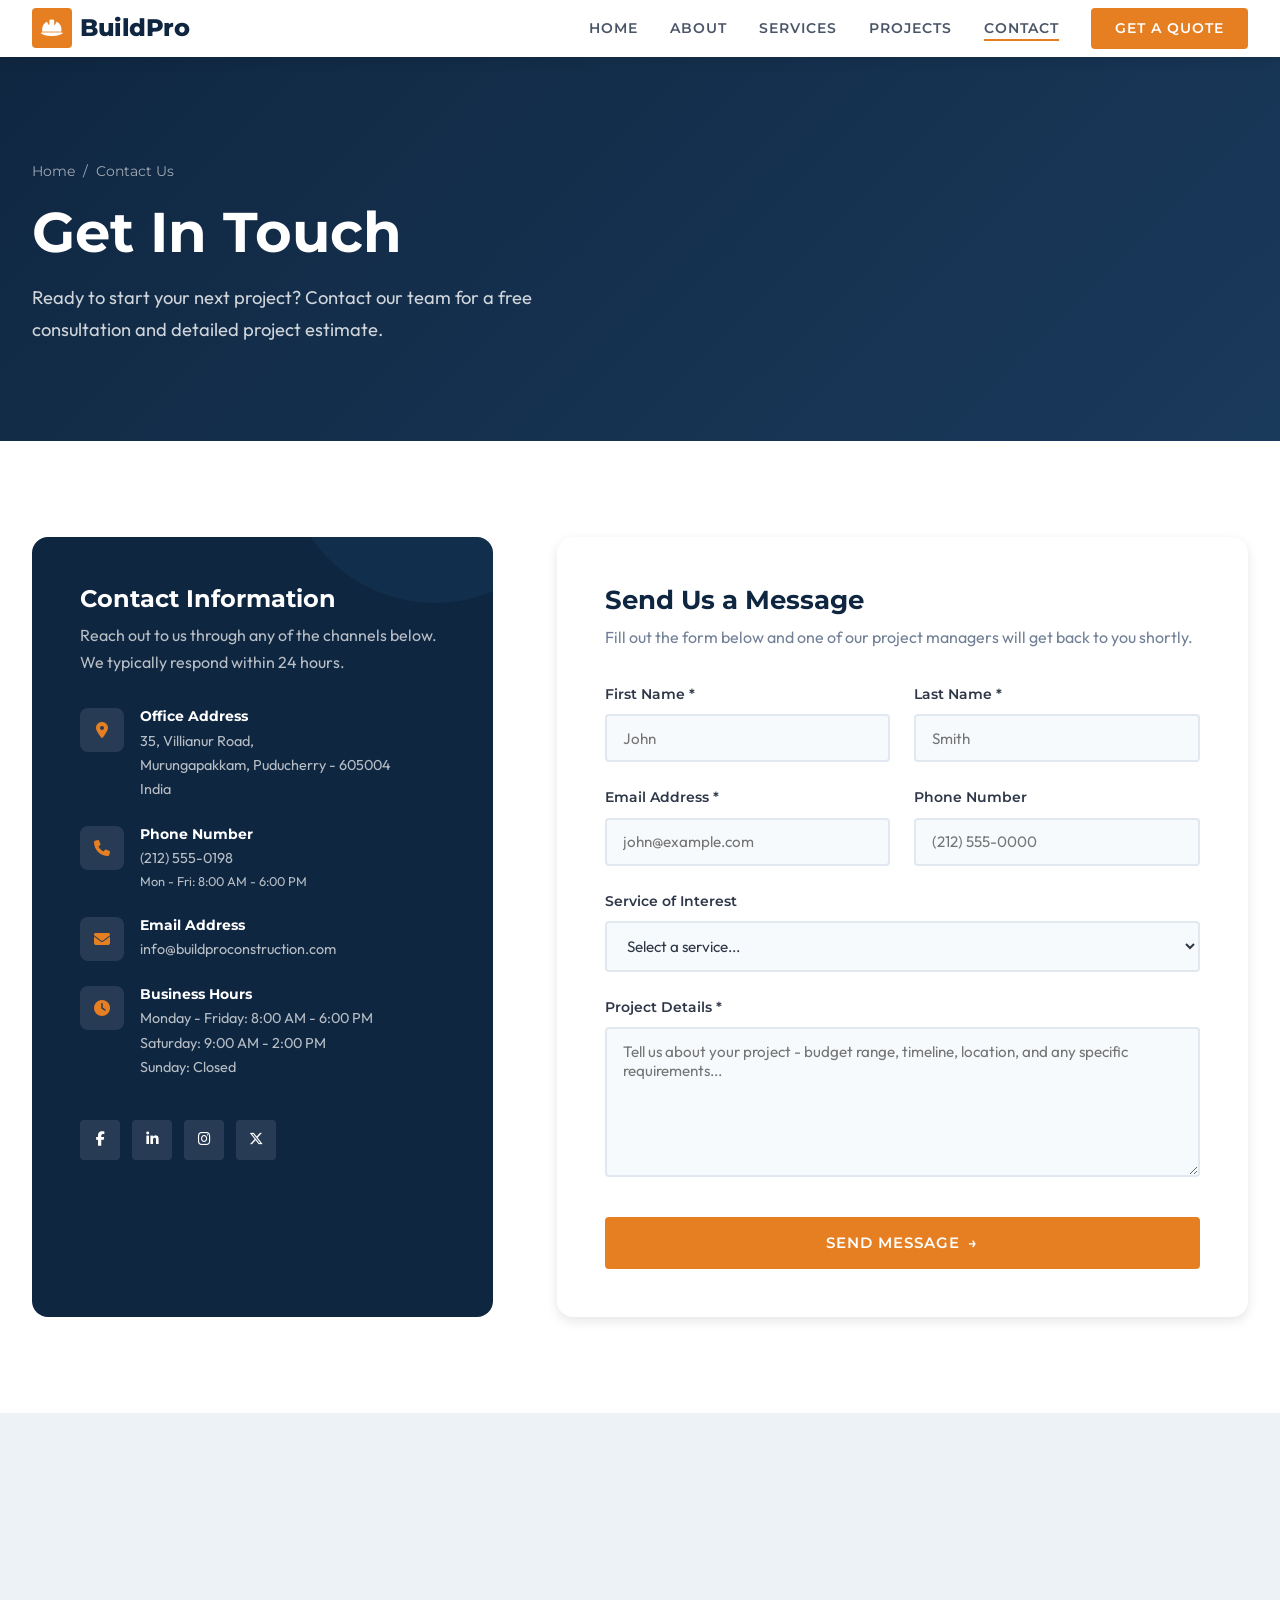
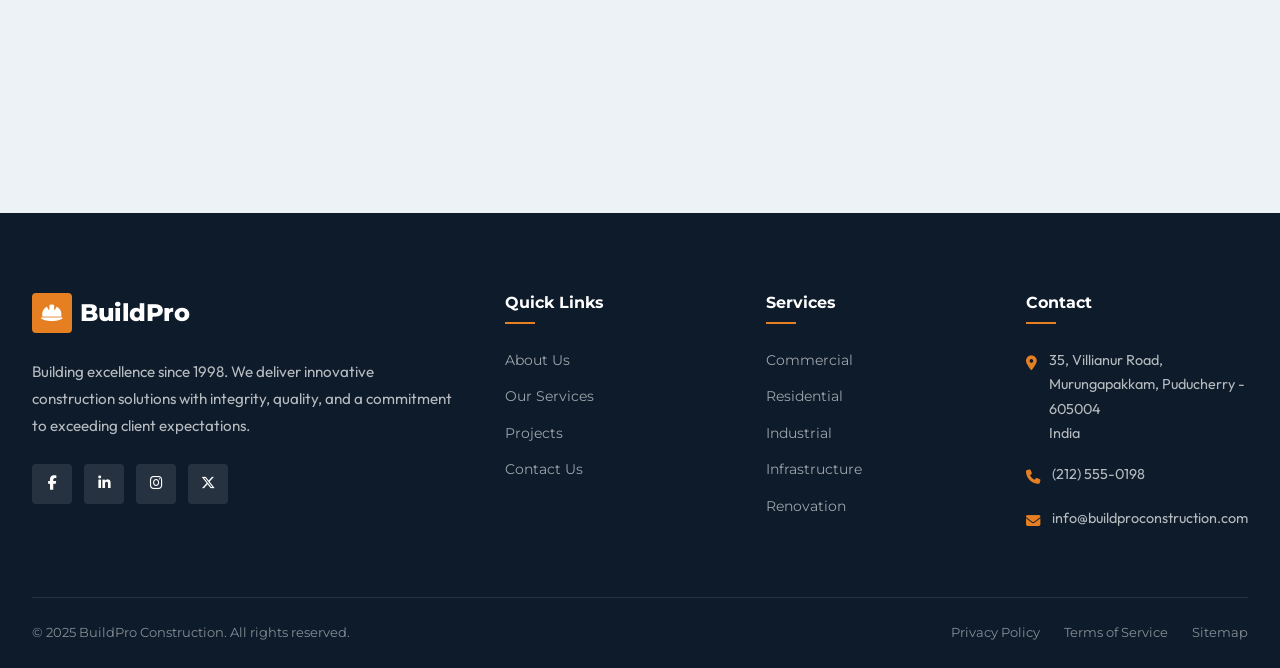
<file: contact.html>
<!doctype html>
<html lang="en">
  <head>
    <meta charset="UTF-8" />
    <meta name="viewport" content="width=device-width, initial-scale=1.0" />
    <title>Contact Us | BuildPro Construction</title>
    <meta
      name="description"
      content="Get in touch with BuildPro Construction. Request a quote, ask questions, or schedule a consultation for your next construction project."
    />
    <link rel="preconnect" href="https://fonts.googleapis.com" />
    <link rel="preconnect" href="https://fonts.gstatic.com" crossorigin />
    <link
      href="https://fonts.googleapis.com/css2?family=Montserrat:wght@400;600;700;800;900&family=Outfit:wght@300;400;600;700&display=swap"
      rel="stylesheet"
    />
    <link
      rel="stylesheet"
      href="https://cdnjs.cloudflare.com/ajax/libs/font-awesome/6.5.1/css/all.min.css"
    />
    <link rel="stylesheet" href="css/style.css" />
  </head>
  <body>
    <!-- Header -->
    <header class="header scrolled" id="header">
      <div class="container">
        <a href="index.html" class="logo">
          <div class="logo-icon"><i class="fas fa-hard-hat"></i></div>
          BuildPro
        </a>
        <nav class="nav-links" id="navLinks">
          <a href="index.html">Home</a>
          <a href="about.html">About</a>
          <a href="services.html">Services</a>
          <a href="projects.html">Projects</a>
          <a href="contact.html" class="active">Contact</a>
          <a href="contact.html" class="nav-cta">Get a Quote</a>
        </nav>
        <div class="hamburger" id="hamburger">
          <span></span>
          <span></span>
          <span></span>
        </div>
      </div>
    </header>

    <!-- Page Hero -->
    <section class="page-hero">
      <div
        class="page-hero-bg"
        style="
          background-image: url(&quot;https://images.unsplash.com/photo-1541888946425-d81bb19240f5?w=1920&q=80&quot;);
        "
      ></div>
      <div class="container">
        <div class="breadcrumb">
          <a href="index.html">Home</a>
          <span>/</span>
          <span>Contact Us</span>
        </div>
        <h1>Get In Touch</h1>
        <p>
          Ready to start your next project? Contact our team for a free
          consultation and detailed project estimate.
        </p>
      </div>
    </section>

    <!-- Contact Section -->
    <section class="section">
      <div class="container">
        <div class="contact-grid">
          <!-- Contact Info -->
          <div class="contact-info-card fade-in-left">
            <h3>Contact Information</h3>
            <p>
              Reach out to us through any of the channels below. We typically
              respond within 24 hours.
            </p>

            <div class="contact-details">
              <div class="contact-detail">
                <div class="icon"><i class="fas fa-location-dot"></i></div>
                <div class="info">
                  <h4>Office Address</h4>
                  <p>
                    35, Villianur Road,<br />Murungapakkam, Puducherry -
                    605004<br />India
                  </p>
                </div>
              </div>
              <div class="contact-detail">
                <div class="icon"><i class="fas fa-phone"></i></div>
                <div class="info">
                  <h4>Phone Number</h4>
                  <p><a href="tel:+12125550198">(212) 555-0198</a></p>
                  <p style="font-size: 0.8rem; margin: 0">
                    Mon - Fri: 8:00 AM - 6:00 PM
                  </p>
                </div>
              </div>
              <div class="contact-detail">
                <div class="icon"><i class="fas fa-envelope"></i></div>
                <div class="info">
                  <h4>Email Address</h4>
                  <p>
                    <a href="mailto:info@buildproconstruction.com"
                      >info@buildproconstruction.com</a
                    >
                  </p>
                </div>
              </div>
              <div class="contact-detail">
                <div class="icon"><i class="fas fa-clock"></i></div>
                <div class="info">
                  <h4>Business Hours</h4>
                  <p>
                    Monday - Friday: 8:00 AM - 6:00 PM<br />Saturday: 9:00 AM -
                    2:00 PM<br />Sunday: Closed
                  </p>
                </div>
              </div>
            </div>

            <div class="contact-socials">
              <a href="#" class="contact-social-link" aria-label="Facebook"
                ><i class="fab fa-facebook-f"></i
              ></a>
              <a href="#" class="contact-social-link" aria-label="LinkedIn"
                ><i class="fab fa-linkedin-in"></i
              ></a>
              <a href="#" class="contact-social-link" aria-label="Instagram"
                ><i class="fab fa-instagram"></i
              ></a>
              <a href="#" class="contact-social-link" aria-label="Twitter"
                ><i class="fab fa-x-twitter"></i
              ></a>
            </div>
          </div>

          <!-- Contact Form -->
          <div class="contact-form-wrapper fade-in-right">
            <h3>Send Us a Message</h3>
            <p>
              Fill out the form below and one of our project managers will get
              back to you shortly.
            </p>

            <form id="contactForm" novalidate>
              <div class="form-grid">
                <div class="form-group">
                  <label for="firstName">First Name *</label>
                  <input
                    type="text"
                    id="firstName"
                    name="firstName"
                    placeholder="John"
                    required
                  />
                </div>
                <div class="form-group">
                  <label for="lastName">Last Name *</label>
                  <input
                    type="text"
                    id="lastName"
                    name="lastName"
                    placeholder="Smith"
                    required
                  />
                </div>
                <div class="form-group">
                  <label for="email">Email Address *</label>
                  <input
                    type="email"
                    id="email"
                    name="email"
                    placeholder="john@example.com"
                    required
                  />
                </div>
                <div class="form-group">
                  <label for="phone">Phone Number</label>
                  <input
                    type="tel"
                    id="phone"
                    name="phone"
                    placeholder="(212) 555-0000"
                  />
                </div>
                <div class="form-group full-width">
                  <label for="service">Service of Interest</label>
                  <select id="service" name="service">
                    <option value="">Select a service...</option>
                    <option value="commercial">Commercial Construction</option>
                    <option value="residential">
                      Residential Construction
                    </option>
                    <option value="industrial">Industrial Construction</option>
                    <option value="infrastructure">
                      Infrastructure Development
                    </option>
                    <option value="renovation">Renovation & Remodeling</option>
                    <option value="management">Project Management</option>
                    <option value="other">Other</option>
                  </select>
                </div>
                <div class="form-group full-width">
                  <label for="message">Project Details *</label>
                  <textarea
                    id="message"
                    name="message"
                    placeholder="Tell us about your project - budget range, timeline, location, and any specific requirements..."
                    required
                  ></textarea>
                </div>
                <div class="form-group full-width form-submit">
                  <button
                    type="submit"
                    class="btn btn-primary btn-arrow"
                    style="width: 100%; justify-content: center"
                  >
                    Send Message
                  </button>
                </div>
              </div>
            </form>
            <div class="form-success" id="formSuccess">
              <i class="fas fa-check-circle"></i> Thank you for your message!
              Our team will review your project details and get back to you
              within 24 hours.
            </div>
          </div>
        </div>
      </div>
    </section>

    <!-- Map Section -->
    <section class="map-section">
      <iframe
        src="https://www.google.com/maps/embed?pb=!1m18!1m12!1m3!1d3948.8706063986493!2d79.80600697438633!3d11.937175388676917!2m3!1f0!2f0!3f0!3m2!1i1024!2i768!4f13.1!3m3!1m2!1s0x3a5364e77c4b4b4b%3A0x6d6d6d6d6d6d6d6d!2s35%2C%20Villianur%20Road%2C%20Murungapakkam%2C%20Puducherry%20-%20605004%2C%20India!5e0!3m2!1sen!2sin!4v1735687200000!5m2!1sen!2sin"
        width="100%"
        height="450"
        style="border: 0; filter: grayscale(100%)"
        allowfullscreen=""
        loading="lazy"
        referrerpolicy="no-referrer-when-downgrade"
        title="BuildPro Construction Office Location"
      ></iframe>
    </section>

    <!-- Footer -->
    <footer class="footer">
      <div class="container">
        <div class="footer-grid">
          <div class="footer-brand">
            <a href="index.html" class="logo">
              <div class="logo-icon"><i class="fas fa-hard-hat"></i></div>
              BuildPro
            </a>
            <p>
              Building excellence since 1998. We deliver innovative construction
              solutions with integrity, quality, and a commitment to exceeding
              client expectations.
            </p>
            <div class="contact-socials">
              <a href="#" class="contact-social-link" aria-label="Facebook"
                ><i class="fab fa-facebook-f"></i
              ></a>
              <a href="#" class="contact-social-link" aria-label="LinkedIn"
                ><i class="fab fa-linkedin-in"></i
              ></a>
              <a href="#" class="contact-social-link" aria-label="Instagram"
                ><i class="fab fa-instagram"></i
              ></a>
              <a href="#" class="contact-social-link" aria-label="Twitter"
                ><i class="fab fa-x-twitter"></i
              ></a>
            </div>
          </div>
          <div class="footer-column">
            <h4>Quick Links</h4>
            <div class="footer-links">
              <a href="about.html">About Us</a>
              <a href="services.html">Our Services</a>
              <a href="projects.html">Projects</a>
              <a href="contact.html">Contact Us</a>
            </div>
          </div>
          <div class="footer-column">
            <h4>Services</h4>
            <div class="footer-links">
              <a href="services.html">Commercial</a>
              <a href="services.html">Residential</a>
              <a href="services.html">Industrial</a>
              <a href="services.html">Infrastructure</a>
              <a href="services.html">Renovation</a>
            </div>
          </div>
          <div class="footer-column">
            <h4>Contact</h4>
            <div class="footer-contact-item">
              <span class="icon"><i class="fas fa-location-dot"></i></span>
              <span
                >35, Villianur Road,<br />Murungapakkam, Puducherry - 605004<br />India</span
              >
            </div>
            <div class="footer-contact-item">
              <span class="icon"><i class="fas fa-phone"></i></span>
              <span>(212) 555-0198</span>
            </div>
            <div class="footer-contact-item">
              <span class="icon"><i class="fas fa-envelope"></i></span>
              <span>info@buildproconstruction.com</span>
            </div>
          </div>
        </div>
      </div>
      <div class="footer-bottom">
        <div class="container">
          <p>&copy; 2025 BuildPro Construction. All rights reserved.</p>
          <div class="footer-bottom-links">
            <a href="#">Privacy Policy</a>
            <a href="#">Terms of Service</a>
            <a href="#">Sitemap</a>
          </div>
        </div>
      </div>
    </footer>

    <button class="back-to-top" id="backToTop" aria-label="Back to top">
      <i class="fas fa-arrow-up"></i>
    </button>

    <script src="js/main.js"></script>
  </body>
</html>
</file>
<file: css/style.css>
:root {
    --primary: #1a3a5c;
    --primary-dark: #0f2640;
    --primary-light: #2c5f8a;
    --secondary: #2980b9;
    --accent: #e67e22;
    --accent-hover: #d35400;
    --dark: #0d1b2a;
    --gray-900: #1b2838;
    --gray-800: #2d3748;
    --gray-700: #4a5568;
    --gray-600: #718096;
    --gray-500: #a0aec0;
    --gray-400: #cbd5e0;
    --gray-300: #e2e8f0;
    --gray-200: #edf2f7;
    --gray-100: #f7fafc;
    --white: #ffffff;
    --font-heading: 'Montserrat', 'Segoe UI', sans-serif;
    --font-body: 'Outfit', 'Helvetica Neue', 'Arial', sans-serif;
    --font-sans: 'Montserrat', 'Segoe UI', sans-serif;
    --shadow-sm: 0 1px 3px rgba(0,0,0,0.12);
    --shadow-md: 0 4px 12px rgba(0,0,0,0.1);
    --shadow-lg: 0 10px 40px rgba(0,0,0,0.15);
    --shadow-xl: 0 20px 60px rgba(0,0,0,0.2);
    --radius-sm: 4px;
    --radius-md: 8px;
    --radius-lg: 16px;
    --transition: all 0.3s ease;
    --max-width: 1280px;
}

*, *::before, *::after {
    margin: 0;
    padding: 0;
    box-sizing: border-box;
}

html {
    scroll-behavior: smooth;
    font-size: 16px;
}

body {
    font-family: var(--font-body);
    color: var(--gray-800);
    line-height: 1.7;
    background: var(--white);
    overflow-x: hidden;
}

h1, h2, h3, h4, h5, h6 {
    font-family: var(--font-heading);
    font-weight: 700;
    line-height: 1.2;
    color: var(--primary-dark);
}

h1 { font-size: clamp(2.2rem, 5vw, 3.5rem); }
h2 { font-size: clamp(1.8rem, 4vw, 2.8rem); }
h3 { font-size: clamp(1.3rem, 2.5vw, 1.6rem); }
h4 { font-size: 1.2rem; }

p { margin-bottom: 1rem; }

a {
    text-decoration: none;
    color: var(--secondary);
    transition: var(--transition);
}

a:hover { color: var(--accent); }

img {
    max-width: 100%;
    height: auto;
    display: block;
}

ul { list-style: none; }

.container {
    width: 100%;
    max-width: var(--max-width);
    margin: 0 auto;
    padding: 0 2rem;
}

.section {
    padding: 6rem 0;
}

.section-header {
    text-align: center;
    max-width: 700px;
    margin: 0 auto 4rem;
}

.section-header .label {
    display: inline-block;
    font-family: var(--font-sans);
    font-size: 0.8rem;
    font-weight: 700;
    letter-spacing: 3px;
    text-transform: uppercase;
    color: var(--secondary);
    margin-bottom: 1rem;
}

.section-header h2 {
    margin-bottom: 1rem;
}

.section-header p {
    color: var(--gray-600);
    font-size: 1.1rem;
}

.btn {
    display: inline-flex;
    align-items: center;
    gap: 0.5rem;
    font-family: var(--font-sans);
    font-size: 0.95rem;
    font-weight: 600;
    padding: 0.9rem 2rem;
    border: 2px solid transparent;
    border-radius: var(--radius-sm);
    cursor: pointer;
    transition: var(--transition);
    text-transform: uppercase;
    letter-spacing: 1px;
}

.btn-primary {
    background: var(--accent);
    color: var(--white);
    border-color: var(--accent);
}

.btn-primary:hover {
    background: var(--accent-hover);
    border-color: var(--accent-hover);
    color: var(--white);
    transform: translateY(-2px);
    box-shadow: var(--shadow-md);
}

.btn-secondary {
    background: transparent;
    color: var(--white);
    border-color: var(--white);
}

.btn-secondary:hover {
    background: var(--white);
    color: var(--primary);
}

.btn-outline {
    background: transparent;
    color: var(--primary);
    border-color: var(--primary);
}

.btn-outline:hover {
    background: var(--primary);
    color: var(--white);
    transform: translateY(-2px);
}

.btn-arrow::after {
    content: '\2192';
    transition: transform 0.3s ease;
}

.btn-arrow:hover::after {
    transform: translateX(4px);
}

/* ============ HEADER / NAV ============ */
.header {
    position: fixed;
    top: 0;
    left: 0;
    width: 100%;
    z-index: 1000;
    transition: var(--transition);
    padding: 1rem 0;
}

.header.scrolled {
    background: var(--white);
    box-shadow: var(--shadow-md);
    padding: 0.5rem 0;
}

.header .container {
    display: flex;
    align-items: center;
    justify-content: space-between;
}

.logo {
    display: flex;
    align-items: center;
    gap: 0.5rem;
    font-family: var(--font-heading);
    font-size: 1.5rem;
    font-weight: 800;
    color: var(--white);
    text-decoration: none;
    letter-spacing: -0.5px;
}

.logo .logo-icon {
    width: 40px;
    height: 40px;
    background: var(--accent);
    border-radius: var(--radius-sm);
    display: flex;
    align-items: center;
    justify-content: center;
    font-size: 1.2rem;
    color: var(--white);
    font-weight: 900;
}

.header.scrolled .logo {
    color: var(--primary-dark);
}

.nav-links {
    display: flex;
    align-items: center;
    gap: 2rem;
}

.nav-links a {
    font-family: var(--font-sans);
    font-size: 0.9rem;
    font-weight: 600;
    color: rgba(255,255,255,0.9);
    text-transform: uppercase;
    letter-spacing: 1px;
    position: relative;
    /* padding: 0.5rem 0; */
}

.nav-links a::after {
    content: '';
    position: absolute;
    bottom: 0;
    left: 0;
    width: 0;
    height: 2px;
    background: var(--accent);
    transition: width 0.3s ease;
}

.nav-links a:hover::after,
.nav-links a.active::after {
    width: 100%;
}

.nav-links a:hover {
    color: var(--white);
}

.header.scrolled .nav-links a {
    color: var(--gray-700);
}

.header.scrolled .nav-links a:hover {
    color: var(--primary);
}

.nav-cta {
    font-family: var(--font-sans);
    font-size: 0.9rem !important;
    font-weight: 600 !important;
    padding: 0.5rem 1.5rem;
    background: var(--accent);
    color: var(--white) !important;
    border-radius: var(--radius-sm);
    text-transform: uppercase;
    letter-spacing: 1px;
    display: flex;
    align-items: center;
    justify-content: center;
    height: fit-content;
}

.nav-cta::after { display: none !important; }

.nav-cta:hover {
    background: var(--accent-hover);
    color: var(--white) !important;
    transform: translateY(-1px);
}

.hamburger {
    display: none;
    flex-direction: column;
    gap: 5px;
    cursor: pointer;
    padding: 5px;
    z-index: 1001;
}

.hamburger span {
    display: block;
    width: 28px;
    height: 3px;
    background: var(--white);
    border-radius: 2px;
    transition: var(--transition);
}

.header.scrolled .hamburger span {
    background: var(--primary-dark);
}

.hamburger.active span:nth-child(1) {
    transform: rotate(45deg) translate(5px, 6px);
}

.hamburger.active span:nth-child(2) {
    opacity: 0;
}

.hamburger.active span:nth-child(3) {
    transform: rotate(-45deg) translate(5px, -6px);
}

/* ============ HERO ============ */
.hero {
    position: relative;
    min-height: 100vh;
    display: flex;
    align-items: center;
    background: linear-gradient(135deg, var(--primary-dark) 0%, var(--primary) 50%, var(--primary-light) 100%);
    overflow: hidden;
}

.hero-bg {
    position: absolute;
    inset: 0;
    background-image: url('https://images.unsplash.com/photo-1541888946425-d81bb19240f5?w=1920&q=80');
    background-size: cover;
    background-position: center;
    background-repeat: no-repeat;
}

.hero-bg::after {
    content: '';
    position: absolute;
    inset: 0;
    background: linear-gradient(135deg, rgba(13,27,42,0.85) 0%, rgba(26,58,92,0.75) 50%, rgba(44,95,138,0.65) 100%);
}

.hero .container {
    position: relative;
    z-index: 2;
    padding-top: 6rem;
    padding-bottom: 4rem;
}

.hero-content {
    max-width: 700px;
}

.hero-label {
    display: inline-block;
    font-family: var(--font-sans);
    font-size: 0.8rem;
    font-weight: 700;
    letter-spacing: 3px;
    text-transform: uppercase;
    color: var(--accent);
    margin-bottom: 1.5rem;
    padding: 0.4rem 1rem;
    border: 1px solid rgba(230,126,34,0.4);
    border-radius: 2px;
}

.hero h1 {
    color: var(--white);
    margin-bottom: 1.5rem;
    font-size: clamp(2.5rem, 5.5vw, 4rem);
    font-weight: 800;
    line-height: 1.1;
}

.hero h1 span {
    color: var(--accent);
}

.hero p {
    color: rgba(255,255,255,0.8);
    font-size: 1.15rem;
    max-width: 550px;
    margin-bottom: 2.5rem;
    line-height: 1.8;
}

.hero-buttons {
    display: flex;
    gap: 1rem;
    flex-wrap: wrap;
}

.hero-stats {
    position: absolute;
    bottom: 0;
    left: 0;
    right: 0;
    background: rgba(13,27,42,0.6);
    backdrop-filter: blur(10px);
    border-top: 1px solid rgba(255,255,255,0.1);
    z-index: 2;
}

.hero-stats .container {
    display: grid;
    grid-template-columns: repeat(4, 1fr);
    padding-top: 0;
    padding-bottom: 0;
}

.stat-item {
    text-align: center;
    padding: 2rem 1rem;
    border-right: 1px solid rgba(255,255,255,0.1);
}

.stat-item:last-child { border-right: none; }

.stat-number {
    font-family: var(--font-heading);
    font-size: 2.5rem;
    font-weight: 800;
    color: var(--white);
    line-height: 1;
    margin-bottom: 0.3rem;
}

.stat-number span {
    color: var(--accent);
}

.stat-label {
    font-family: var(--font-sans);
    font-size: 0.8rem;
    font-weight: 600;
    text-transform: uppercase;
    letter-spacing: 2px;
    color: rgba(255,255,255,0.6);
}

/* ============ PAGE HERO (inner pages) ============ */
.page-hero {
    position: relative;
    padding: 10rem 0 5rem;
    background: linear-gradient(135deg, var(--primary-dark), var(--primary));
    overflow: hidden;
}

.page-hero-bg {
    position: absolute;
    inset: 0;
    background-size: cover;
    background-position: center;
    opacity: 0.3;
}

.page-hero .container {
    position: relative;
    z-index: 2;
}

.page-hero .breadcrumb {
    display: flex;
    align-items: center;
    gap: 0.5rem;
    font-family: var(--font-sans);
    font-size: 0.85rem;
    color: rgba(255,255,255,0.6);
    margin-bottom: 1rem;
}

.page-hero .breadcrumb a {
    color: rgba(255,255,255,0.6);
}

.page-hero .breadcrumb a:hover {
    color: var(--accent);
}

.page-hero h1 {
    color: var(--white);
    margin-bottom: 1rem;
}

.page-hero p {
    color: rgba(255,255,255,0.8);
    font-size: 1.15rem;
    max-width: 600px;
}

/* ============ ABOUT PREVIEW ============ */
.about-preview {
    background: var(--white);
}

.about-grid {
    display: grid;
    grid-template-columns: 1fr 1fr;
    gap: 4rem;
    align-items: center;
}

.about-image {
    position: relative;
    border-radius: var(--radius-md);
    overflow: hidden;
    box-shadow: var(--shadow-xl);
}

.about-image img {
    width: 100%;
    height: 500px;
    object-fit: cover;
}

.about-image-placeholder {
    width: 100%;
    height: 500px;
    background: linear-gradient(135deg, var(--primary) 0%, var(--primary-light) 100%);
    display: flex;
    align-items: center;
    justify-content: center;
    color: rgba(255,255,255,0.3);
    font-size: 4rem;
}

.about-badge {
    position: absolute;
    bottom: -1rem;
    right: 2rem;
    background: var(--accent);
    color: var(--white);
    padding: 1.5rem 2rem;
    border-radius: var(--radius-md);
    text-align: center;
    box-shadow: var(--shadow-lg);
}

.about-badge .number {
    font-family: var(--font-heading);
    font-size: 2.5rem;
    font-weight: 800;
    line-height: 1;
}

.about-badge .text {
    font-family: var(--font-sans);
    font-size: 0.8rem;
    font-weight: 600;
    text-transform: uppercase;
    letter-spacing: 1px;
}

.about-content .label {
    display: inline-block;
    font-family: var(--font-sans);
    font-size: 0.8rem;
    font-weight: 700;
    letter-spacing: 3px;
    text-transform: uppercase;
    color: var(--secondary);
    margin-bottom: 1rem;
}

.about-content h2 {
    margin-bottom: 1.5rem;
}

.about-content p {
    color: var(--gray-600);
    font-size: 1.05rem;
    margin-bottom: 1.5rem;
}

.about-features {
    display: grid;
    grid-template-columns: 1fr 1fr;
    gap: 1rem;
    margin: 2rem 0;
}

.about-feature {
    display: flex;
    align-items: center;
    gap: 0.75rem;
    font-family: var(--font-sans);
    font-size: 0.95rem;
    font-weight: 600;
    color: var(--gray-800);
}

.about-feature .icon {
    width: 36px;
    height: 36px;
    background: rgba(41,128,185,0.1);
    border-radius: 50%;
    display: flex;
    align-items: center;
    justify-content: center;
    color: var(--secondary);
    font-size: 0.9rem;
    flex-shrink: 0;
}

/* ============ SERVICES ============ */
.services {
    background: var(--gray-100);
}

.services-grid {
    display: grid;
    grid-template-columns: repeat(3, 1fr);
    gap: 2rem;
}

.service-card {
    background: var(--white);
    border-radius: var(--radius-md);
    overflow: hidden;
    box-shadow: var(--shadow-sm);
    transition: var(--transition);
    position: relative;
}

.service-card:hover {
    transform: translateY(-8px);
    box-shadow: var(--shadow-lg);
}

.service-card-image {
    height: 220px;
    background: linear-gradient(135deg, var(--primary) 0%, var(--primary-light) 100%);
    position: relative;
    overflow: hidden;
}

.service-card-image img {
    width: 100%;
    height: 100%;
    object-fit: cover;
    transition: transform 0.5s ease;
}

.service-card:hover .service-card-image img {
    transform: scale(1.05);
}

.service-card-body {
    padding: 2rem;
}

.service-card-icon {
    width: 56px;
    height: 56px;
    background: linear-gradient(135deg, var(--secondary), var(--primary-light));
    border-radius: var(--radius-md);
    display: flex;
    align-items: center;
    justify-content: center;
    color: var(--white);
    font-size: 1.4rem;
    margin: -3.5rem 0 1.5rem;
    position: relative;
    box-shadow: var(--shadow-md);
}

.service-card h3 {
    margin-bottom: 0.75rem;
}

.service-card p {
    color: var(--gray-600);
    font-size: 0.95rem;
    margin-bottom: 1.5rem;
}

.service-card .link {
    display: inline-flex;
    align-items: center;
    gap: 0.5rem;
    font-family: var(--font-sans);
    font-size: 0.85rem;
    font-weight: 700;
    text-transform: uppercase;
    letter-spacing: 1px;
    color: var(--secondary);
}

.service-card .link:hover {
    color: var(--accent);
    gap: 0.75rem;
}

/* ============ PROJECTS ============ */
.projects {
    background: var(--dark);
    color: var(--white);
}

.projects .section-header .label {
    color: var(--accent);
}

.projects .section-header h2 {
    color: var(--white);
}

.projects .section-header p {
    color: rgba(255,255,255,0.6);
}

.projects-grid {
    display: grid;
    grid-template-columns: repeat(3, 1fr);
    gap: 2rem;
}

.project-card {
    position: relative;
    border-radius: var(--radius-md);
    overflow: hidden;
    height: 400px;
    cursor: pointer;
    group: true;
}

.project-card-image {
    position: absolute;
    inset: 0;
    background: linear-gradient(135deg, var(--primary) 0%, var(--primary-light) 100%);
}

.project-card-image img {
    width: 100%;
    height: 100%;
    object-fit: cover;
    transition: transform 0.6s ease;
}

.project-card:hover .project-card-image img {
    transform: scale(1.1);
}

.project-card-overlay {
    position: absolute;
    inset: 0;
    background: linear-gradient(to top, rgba(13,27,42,0.95) 0%, rgba(13,27,42,0.3) 50%, transparent 100%);
    display: flex;
    flex-direction: column;
    justify-content: flex-end;
    padding: 2rem;
    transition: var(--transition);
}

.project-card:hover .project-card-overlay {
    background: linear-gradient(to top, rgba(13,27,42,0.98) 0%, rgba(13,27,42,0.5) 60%, rgba(13,27,42,0.2) 100%);
}

.project-card-category {
    font-family: var(--font-sans);
    font-size: 0.75rem;
    font-weight: 700;
    text-transform: uppercase;
    letter-spacing: 2px;
    color: var(--accent);
    margin-bottom: 0.5rem;
}

.project-card h3 {
    color: var(--white);
    font-size: 1.3rem;
    margin-bottom: 0.5rem;
}

.project-card p {
    color: rgba(255,255,255,0.7);
    font-size: 0.9rem;
    line-height: 1.6;
    max-height: 0;
    overflow: hidden;
    transition: max-height 0.4s ease, margin 0.4s ease;
    margin-bottom: 0;
}

.project-card:hover p {
    max-height: 100px;
    margin-bottom: 1rem;
}

.project-card .link {
    display: inline-flex;
    align-items: center;
    gap: 0.5rem;
    font-family: var(--font-sans);
    font-size: 0.8rem;
    font-weight: 700;
    text-transform: uppercase;
    letter-spacing: 1px;
    color: var(--accent);
    opacity: 0;
    transform: translateY(10px);
    transition: var(--transition);
}

.project-card:hover .link {
    opacity: 1;
    transform: translateY(0);
}

/* ============ TESTIMONIALS ============ */
.testimonials {
    background: var(--white);
    position: relative;
}

.testimonials-grid {
    display: grid;
    grid-template-columns: repeat(3, 1fr);
    gap: 2rem;
}

.testimonial-card {
    background: var(--gray-100);
    border-radius: var(--radius-md);
    padding: 2.5rem;
    position: relative;
    transition: var(--transition);
}

.testimonial-card:hover {
    box-shadow: var(--shadow-md);
    transform: translateY(-4px);
}

.testimonial-card .quote-icon {
    font-size: 3rem;
    color: var(--secondary);
    opacity: 0.2;
    line-height: 1;
    margin-bottom: 1rem;
    font-family: Georgia, serif;
}

.testimonial-card .text {
    font-size: 1.05rem;
    font-style: italic;
    color: var(--gray-700);
    margin-bottom: 1.5rem;
    line-height: 1.8;
}

.testimonial-author {
    display: flex;
    align-items: center;
    gap: 1rem;
}

.testimonial-avatar {
    width: 50px;
    height: 50px;
    border-radius: 50%;
    background: linear-gradient(135deg, var(--secondary), var(--primary-light));
    display: flex;
    align-items: center;
    justify-content: center;
    color: var(--white);
    font-family: var(--font-heading);
    font-weight: 700;
    font-size: 1.1rem;
    flex-shrink: 0;
}

.testimonial-info .name {
    font-family: var(--font-heading);
    font-weight: 700;
    color: var(--primary-dark);
    font-size: 0.95rem;
}

.testimonial-info .role {
    font-family: var(--font-sans);
    font-size: 0.8rem;
    color: var(--gray-600);
}

.testimonial-stars {
    color: var(--accent);
    margin-bottom: 1rem;
    font-size: 0.9rem;
    letter-spacing: 2px;
}

/* ============ AWARDS / CERTIFICATIONS ============ */
.awards {
    background: var(--gray-100);
}

.awards-grid {
    display: grid;
    grid-template-columns: repeat(4, 1fr);
    gap: 2rem;
}

.award-card {
    background: var(--white);
    border-radius: var(--radius-md);
    padding: 2rem;
    text-align: center;
    transition: var(--transition);
    border: 1px solid var(--gray-300);
}

.award-card:hover {
    border-color: var(--secondary);
    box-shadow: var(--shadow-md);
    transform: translateY(-4px);
}

.award-icon {
    width: 70px;
    height: 70px;
    background: linear-gradient(135deg, rgba(41,128,185,0.1), rgba(44,95,138,0.1));
    border-radius: 50%;
    display: flex;
    align-items: center;
    justify-content: center;
    margin: 0 auto 1.5rem;
    font-size: 1.8rem;
    color: var(--secondary);
}

.award-card h4 {
    margin-bottom: 0.5rem;
    font-size: 1rem;
}

.award-card p {
    color: var(--gray-600);
    font-size: 0.85rem;
}

/* ============ CTA BANNER ============ */
.cta-banner {
    position: relative;
    padding: 5rem 0;
    background: linear-gradient(135deg, var(--primary-dark), var(--primary));
    overflow: hidden;
}

.cta-banner::before {
    content: '';
    position: absolute;
    top: -50%;
    right: -10%;
    width: 500px;
    height: 500px;
    background: rgba(230,126,34,0.1);
    border-radius: 50%;
}

.cta-banner .container {
    position: relative;
    z-index: 2;
    text-align: center;
}

.cta-banner h2 {
    color: var(--white);
    margin-bottom: 1rem;
}

.cta-banner p {
    color: rgba(255,255,255,0.8);
    font-size: 1.1rem;
    max-width: 600px;
    margin: 0 auto 2rem;
}

.cta-banner .btn-primary {
    font-size: 1rem;
    padding: 1rem 2.5rem;
}

/* ============ ABOUT PAGE ============ */
.about-full {
    background: var(--white);
}

.about-mission-grid {
    display: grid;
    grid-template-columns: 1fr 1fr;
    gap: 4rem;
    align-items: center;
}

.values-grid {
    display: grid;
    grid-template-columns: repeat(3, 1fr);
    gap: 2rem;
    margin-top: 3rem;
}

.value-card {
    text-align: center;
    padding: 2.5rem 2rem;
    background: var(--white);
    border-radius: var(--radius-md);
    border: 1px solid var(--gray-300);
    transition: var(--transition);
}

.value-card:hover {
    border-color: var(--secondary);
    box-shadow: var(--shadow-md);
    transform: translateY(-4px);
}

.value-icon {
    width: 70px;
    height: 70px;
    background: linear-gradient(135deg, var(--secondary), var(--primary-light));
    border-radius: var(--radius-md);
    display: flex;
    align-items: center;
    justify-content: center;
    margin: 0 auto 1.5rem;
    color: var(--white);
    font-size: 1.5rem;
}

.value-card h3 {
    margin-bottom: 0.75rem;
    font-size: 1.2rem;
}

.value-card p {
    color: var(--gray-600);
    font-size: 0.95rem;
}

.timeline {
    position: relative;
    max-width: 800px;
    margin: 3rem auto 0;
}

.timeline::before {
    content: '';
    position: absolute;
    left: 50%;
    top: 0;
    bottom: 0;
    width: 2px;
    background: var(--gray-300);
    transform: translateX(-50%);
}

.timeline-item {
    display: flex;
    margin-bottom: 3rem;
    position: relative;
}

.timeline-item:nth-child(odd) {
    justify-content: flex-start;
    padding-right: calc(50% + 2rem);
    text-align: right;
}

.timeline-item:nth-child(even) {
    justify-content: flex-end;
    padding-left: calc(50% + 2rem);
}

.timeline-item::before {
    content: '';
    position: absolute;
    left: 50%;
    top: 0.5rem;
    width: 16px;
    height: 16px;
    background: var(--secondary);
    border-radius: 50%;
    transform: translateX(-50%);
    border: 3px solid var(--white);
    box-shadow: 0 0 0 2px var(--secondary);
    z-index: 1;
}

.timeline-year {
    font-family: var(--font-heading);
    font-size: 1.5rem;
    font-weight: 800;
    color: var(--accent);
    margin-bottom: 0.25rem;
}

.timeline-content h4 {
    margin-bottom: 0.25rem;
    color: var(--primary-dark);
}

.timeline-content p {
    color: var(--gray-600);
    font-size: 0.9rem;
}

/* ============ SERVICES PAGE ============ */
.services-detail-grid {
    display: grid;
    gap: 4rem;
}

.service-detail {
    display: grid;
    grid-template-columns: 1fr 1fr;
    gap: 3rem;
    align-items: center;
    padding: 3rem;
    background: var(--white);
    border-radius: var(--radius-lg);
    box-shadow: var(--shadow-sm);
    transition: var(--transition);
}

.service-detail:hover {
    box-shadow: var(--shadow-md);
}

.service-detail:nth-child(even) {
    direction: rtl;
}

.service-detail:nth-child(even) > * {
    direction: ltr;
}

.service-detail-image {
    border-radius: var(--radius-md);
    overflow: hidden;
    height: 350px;
}

.service-detail-image img {
    width: 100%;
    height: 100%;
    object-fit: cover;
}

.service-detail-image-placeholder {
    width: 100%;
    height: 100%;
    background: linear-gradient(135deg, var(--primary) 0%, var(--primary-light) 100%);
    display: flex;
    align-items: center;
    justify-content: center;
    color: rgba(255,255,255,0.3);
    font-size: 3rem;
}

.service-detail-content .label {
    display: inline-block;
    font-family: var(--font-sans);
    font-size: 0.75rem;
    font-weight: 700;
    letter-spacing: 2px;
    text-transform: uppercase;
    color: var(--secondary);
    margin-bottom: 0.5rem;
}

.service-detail-content h3 {
    font-size: 1.6rem;
    margin-bottom: 1rem;
}

.service-detail-content p {
    color: var(--gray-600);
    margin-bottom: 1.5rem;
}

.service-detail-content ul {
    margin-bottom: 1.5rem;
}

.service-detail-content ul li {
    display: flex;
    align-items: center;
    gap: 0.75rem;
    font-family: var(--font-sans);
    font-size: 0.9rem;
    color: var(--gray-700);
    padding: 0.4rem 0;
}

.service-detail-content ul li::before {
    content: '\2713';
    color: var(--secondary);
    font-weight: 700;
    flex-shrink: 0;
}

/* ============ PROJECTS PAGE ============ */
.project-filters {
    display: flex;
    justify-content: center;
    gap: 0.5rem;
    flex-wrap: wrap;
    margin-bottom: 3rem;
}

.filter-btn {
    font-family: var(--font-sans);
    font-size: 0.85rem;
    font-weight: 600;
    padding: 0.6rem 1.5rem;
    border: 2px solid var(--gray-300);
    border-radius: 50px;
    background: transparent;
    color: var(--gray-700);
    cursor: pointer;
    transition: var(--transition);
}

.filter-btn:hover,
.filter-btn.active {
    border-color: var(--secondary);
    background: var(--secondary);
    color: var(--white);
}

.projects-page-grid {
    display: grid;
    grid-template-columns: repeat(3, 1fr);
    gap: 2rem;
}

.project-detail-card {
    background: var(--white);
    border-radius: var(--radius-md);
    overflow: hidden;
    box-shadow: var(--shadow-sm);
    transition: var(--transition);
}

.project-detail-card:hover {
    transform: translateY(-6px);
    box-shadow: var(--shadow-lg);
}

.project-detail-image {
    height: 250px;
    overflow: hidden;
    position: relative;
}

.project-detail-image img {
    width: 100%;
    height: 100%;
    object-fit: cover;
    transition: transform 0.5s ease;
}

.project-detail-card:hover .project-detail-image img {
    transform: scale(1.05);
}

.project-detail-image-placeholder {
    width: 100%;
    height: 100%;
    background: linear-gradient(135deg, var(--primary) 0%, var(--primary-light) 100%);
    display: flex;
    align-items: center;
    justify-content: center;
    color: rgba(255,255,255,0.4);
    font-size: 2.5rem;
}

.project-detail-image .category-tag {
    position: absolute;
    top: 1rem;
    left: 1rem;
    font-family: var(--font-sans);
    font-size: 0.7rem;
    font-weight: 700;
    text-transform: uppercase;
    letter-spacing: 1px;
    color: var(--white);
    background: var(--accent);
    padding: 0.3rem 0.8rem;
    border-radius: 2px;
}

.project-detail-body {
    padding: 1.5rem;
}

.project-detail-body h3 {
    font-size: 1.15rem;
    margin-bottom: 0.5rem;
}

.project-detail-body p {
    color: var(--gray-600);
    font-size: 0.9rem;
    margin-bottom: 1rem;
}

.project-meta {
    display: flex;
    gap: 1.5rem;
    padding-top: 1rem;
    border-top: 1px solid var(--gray-200);
}

.project-meta-item {
    font-family: var(--font-sans);
    font-size: 0.8rem;
    color: var(--gray-600);
}

.project-meta-item strong {
    display: block;
    color: var(--primary-dark);
    font-size: 0.75rem;
    text-transform: uppercase;
    letter-spacing: 1px;
    margin-bottom: 0.1rem;
}

/* ============ CONTACT PAGE ============ */
.contact-grid {
    display: grid;
    grid-template-columns: 1fr 1.5fr;
    gap: 4rem;
}

.contact-info-card {
    background: var(--primary-dark);
    color: var(--white);
    border-radius: var(--radius-lg);
    padding: 3rem;
    position: relative;
    overflow: hidden;
}

.contact-info-card::before {
    content: '';
    position: absolute;
    top: -30%;
    right: -20%;
    width: 300px;
    height: 300px;
    background: rgba(41,128,185,0.1);
    border-radius: 50%;
}

.contact-info-card h3 {
    color: var(--white);
    font-size: 1.5rem;
    margin-bottom: 0.5rem;
}

.contact-info-card > p {
    color: rgba(255,255,255,0.7);
    margin-bottom: 2rem;
}

.contact-details {
    display: flex;
    flex-direction: column;
    gap: 1.5rem;
    margin-bottom: 2.5rem;
}

.contact-detail {
    display: flex;
    align-items: flex-start;
    gap: 1rem;
}

.contact-detail .icon {
    width: 44px;
    height: 44px;
    background: rgba(255,255,255,0.1);
    border-radius: var(--radius-md);
    display: flex;
    align-items: center;
    justify-content: center;
    color: var(--accent);
    font-size: 1rem;
    flex-shrink: 0;
}

.contact-detail .info h4 {
    color: var(--white);
    font-size: 0.9rem;
    margin-bottom: 0.2rem;
}

.contact-detail .info p {
    color: rgba(255,255,255,0.7);
    font-size: 0.9rem;
    margin-bottom: 0;
}

.contact-detail .info a {
    color: rgba(255,255,255,0.7);
}

.contact-detail .info a:hover {
    color: var(--accent);
}

.contact-socials {
    display: flex;
    gap: 0.75rem;
}

.contact-social-link {
    width: 40px;
    height: 40px;
    background: rgba(255,255,255,0.1);
    border-radius: var(--radius-sm);
    display: flex;
    align-items: center;
    justify-content: center;
    color: var(--white);
    font-size: 0.9rem;
    transition: var(--transition);
}

.contact-social-link:hover {
    background: var(--accent);
    color: var(--white);
}

.contact-form-wrapper {
    background: var(--white);
    border-radius: var(--radius-lg);
    padding: 3rem;
    box-shadow: var(--shadow-md);
}

.contact-form-wrapper h3 {
    margin-bottom: 0.5rem;
}

.contact-form-wrapper > p {
    color: var(--gray-600);
    margin-bottom: 2rem;
}

.form-grid {
    display: grid;
    grid-template-columns: 1fr 1fr;
    gap: 1.5rem;
}

.form-group {
    display: flex;
    flex-direction: column;
}

.form-group.full-width {
    grid-column: 1 / -1;
}

.form-group label {
    font-family: var(--font-sans);
    font-size: 0.85rem;
    font-weight: 600;
    color: var(--gray-800);
    margin-bottom: 0.5rem;
}

.form-group input,
.form-group select,
.form-group textarea {
    font-family: var(--font-body);
    font-size: 0.95rem;
    padding: 0.8rem 1rem;
    border: 2px solid var(--gray-300);
    border-radius: var(--radius-sm);
    background: var(--gray-100);
    color: var(--gray-800);
    transition: var(--transition);
    outline: none;
}

.form-group input:focus,
.form-group select:focus,
.form-group textarea:focus {
    border-color: var(--secondary);
    background: var(--white);
    box-shadow: 0 0 0 3px rgba(41,128,185,0.1);
}

.form-group textarea {
    resize: vertical;
    min-height: 150px;
}

.form-submit {
    margin-top: 1rem;
}

.form-success {
    display: none;
    background: #d4edda;
    color: #155724;
    padding: 1rem 1.5rem;
    border-radius: var(--radius-sm);
    margin-top: 1rem;
    font-family: var(--font-sans);
    font-size: 0.9rem;
}

.form-success.show {
    display: block;
}

/* ============ FOOTER ============ */
.footer {
    background: var(--dark);
    color: rgba(255,255,255,0.7);
    padding-top: 5rem;
}

.footer-grid {
    display: grid;
    grid-template-columns: 2fr 1fr 1fr 1fr;
    gap: 3rem;
    padding-bottom: 3rem;
    border-bottom: 1px solid rgba(255,255,255,0.1);
}

.footer-brand .logo {
    color: var(--white);
    margin-bottom: 1.5rem;
}

.footer-brand p {
    font-size: 0.95rem;
    line-height: 1.8;
    margin-bottom: 1.5rem;
}

.footer-column h4 {
    color: var(--white);
    font-size: 1rem;
    margin-bottom: 1.5rem;
    position: relative;
    padding-bottom: 0.75rem;
}

.footer-column h4::after {
    content: '';
    position: absolute;
    bottom: 0;
    left: 0;
    width: 30px;
    height: 2px;
    background: var(--accent);
}

.footer-links {
    display: flex;
    flex-direction: column;
    gap: 0.75rem;
}

.footer-links a {
    font-family: var(--font-sans);
    font-size: 0.9rem;
    color: rgba(255,255,255,0.6);
    transition: var(--transition);
}

.footer-links a:hover {
    color: var(--accent);
    padding-left: 5px;
}

.footer-contact-item {
    display: flex;
    align-items: flex-start;
    gap: 0.75rem;
    margin-bottom: 1rem;
    font-size: 0.9rem;
}

.footer-contact-item .icon {
    color: var(--accent);
    margin-top: 0.2rem;
    flex-shrink: 0;
}

.footer-bottom {
    padding: 1.5rem 0;
}

.footer-bottom .container {
    display: flex;
    justify-content: space-between;
    align-items: center;
    flex-wrap: wrap;
    gap: 1rem;
}

.footer-bottom p {
    font-family: var(--font-sans);
    font-size: 0.8rem;
    color: rgba(255,255,255,0.5);
    margin-bottom: 0;
}

.footer-bottom-links {
    display: flex;
    gap: 1.5rem;
}

.footer-bottom-links a {
    font-family: var(--font-sans);
    font-size: 0.8rem;
    color: rgba(255,255,255,0.5);
}

.footer-bottom-links a:hover {
    color: var(--accent);
}

/* ============ ANIMATIONS ============ */
.fade-in {
    opacity: 0;
    transform: translateY(30px);
    transition: opacity 0.6s ease, transform 0.6s ease;
}

.fade-in.visible {
    opacity: 1;
    transform: translateY(0);
}

.fade-in-left {
    opacity: 0;
    transform: translateX(-30px);
    transition: opacity 0.6s ease, transform 0.6s ease;
}

.fade-in-left.visible {
    opacity: 1;
    transform: translateX(0);
}

.fade-in-right {
    opacity: 0;
    transform: translateX(30px);
    transition: opacity 0.6s ease, transform 0.6s ease;
}

.fade-in-right.visible {
    opacity: 1;
    transform: translateX(0);
}

/* ============ BACK TO TOP ============ */
.back-to-top {
    position: fixed;
    bottom: 2rem;
    right: 2rem;
    width: 48px;
    height: 48px;
    background: var(--primary);
    color: var(--white);
    border: none;
    border-radius: 50%;
    cursor: pointer;
    display: flex;
    align-items: center;
    justify-content: center;
    font-size: 1.2rem;
    box-shadow: var(--shadow-md);
    opacity: 0;
    visibility: hidden;
    transition: var(--transition);
    z-index: 999;
}

.back-to-top.show {
    opacity: 1;
    visibility: visible;
}

.back-to-top:hover {
    background: var(--accent);
    transform: translateY(-3px);
}

/* ============ MAP PLACEHOLDER ============ */
.map-section {
    height: 400px;
    background: var(--gray-200);
    position: relative;
}

.map-placeholder {
    width: 100%;
    height: 100%;
    display: flex;
    align-items: center;
    justify-content: center;
    background: linear-gradient(135deg, var(--gray-200), var(--gray-300));
    color: var(--gray-600);
    font-family: var(--font-sans);
    font-size: 1rem;
}

/* ============ RESPONSIVE ============ */
@media (max-width: 1024px) {
    .services-grid,
    .projects-grid,
    .testimonials-grid,
    .projects-page-grid {
        grid-template-columns: repeat(2, 1fr);
    }

    .awards-grid {
        grid-template-columns: repeat(2, 1fr);
    }

    .footer-grid {
        grid-template-columns: 1fr 1fr;
    }

    .about-grid,
    .about-mission-grid,
    .contact-grid {
        grid-template-columns: 1fr;
        gap: 3rem;
    }

    .service-detail {
        grid-template-columns: 1fr;
    }

    .service-detail:nth-child(even) {
        direction: ltr;
    }

    .values-grid {
        grid-template-columns: repeat(2, 1fr);
    }
}

@media (max-width: 768px) {
    .section { padding: 4rem 0; }
    .container { padding: 0 1.25rem; }

    .nav-links {
        position: fixed;
        top: 0;
        right: -100%;
        width: 300px;
        height: 100vh;
        background: var(--primary-dark);
        flex-direction: column;
        justify-content: center;
        align-items: center;
        gap: 1.5rem;
        transition: right 0.3s ease;
        box-shadow: -5px 0 30px rgba(0,0,0,0.3);
    }

    .nav-links.open {
        right: 0;
    }

    .nav-links a {
        font-size: 1.1rem;
        color: rgba(255,255,255,0.9) !important;
    }

    .hamburger {
        display: flex;
    }

    .hero-stats .container {
        grid-template-columns: repeat(2, 1fr);
    }

    .stat-item:nth-child(2) { border-right: none; }

    .services-grid,
    .projects-grid,
    .testimonials-grid,
    .projects-page-grid {
        grid-template-columns: 1fr;
    }

    .awards-grid {
        grid-template-columns: 1fr 1fr;
    }

    .footer-grid {
        grid-template-columns: 1fr;
    }

    .about-features {
        grid-template-columns: 1fr;
    }

    .form-grid {
        grid-template-columns: 1fr;
    }

    .hero-buttons {
        flex-direction: column;
        align-items: flex-start;
    }

    .timeline::before { left: 1rem; }

    .timeline-item:nth-child(odd),
    .timeline-item:nth-child(even) {
        padding-left: 3rem;
        padding-right: 0;
        text-align: left;
        justify-content: flex-start;
    }

    .timeline-item::before {
        left: 1rem;
    }

    .project-filters {
        gap: 0.3rem;
    }

    .filter-btn {
        padding: 0.4rem 1rem;
        font-size: 0.8rem;
    }

    .values-grid {
        grid-template-columns: 1fr;
    }

    .footer-bottom .container {
        flex-direction: column;
        text-align: center;
    }
}

@media (max-width: 480px) {
    .hero-stats .container {
        grid-template-columns: 1fr 1fr;
    }

    .awards-grid {
        grid-template-columns: 1fr;
    }

    .stat-number { font-size: 2rem; }
}
</file>
